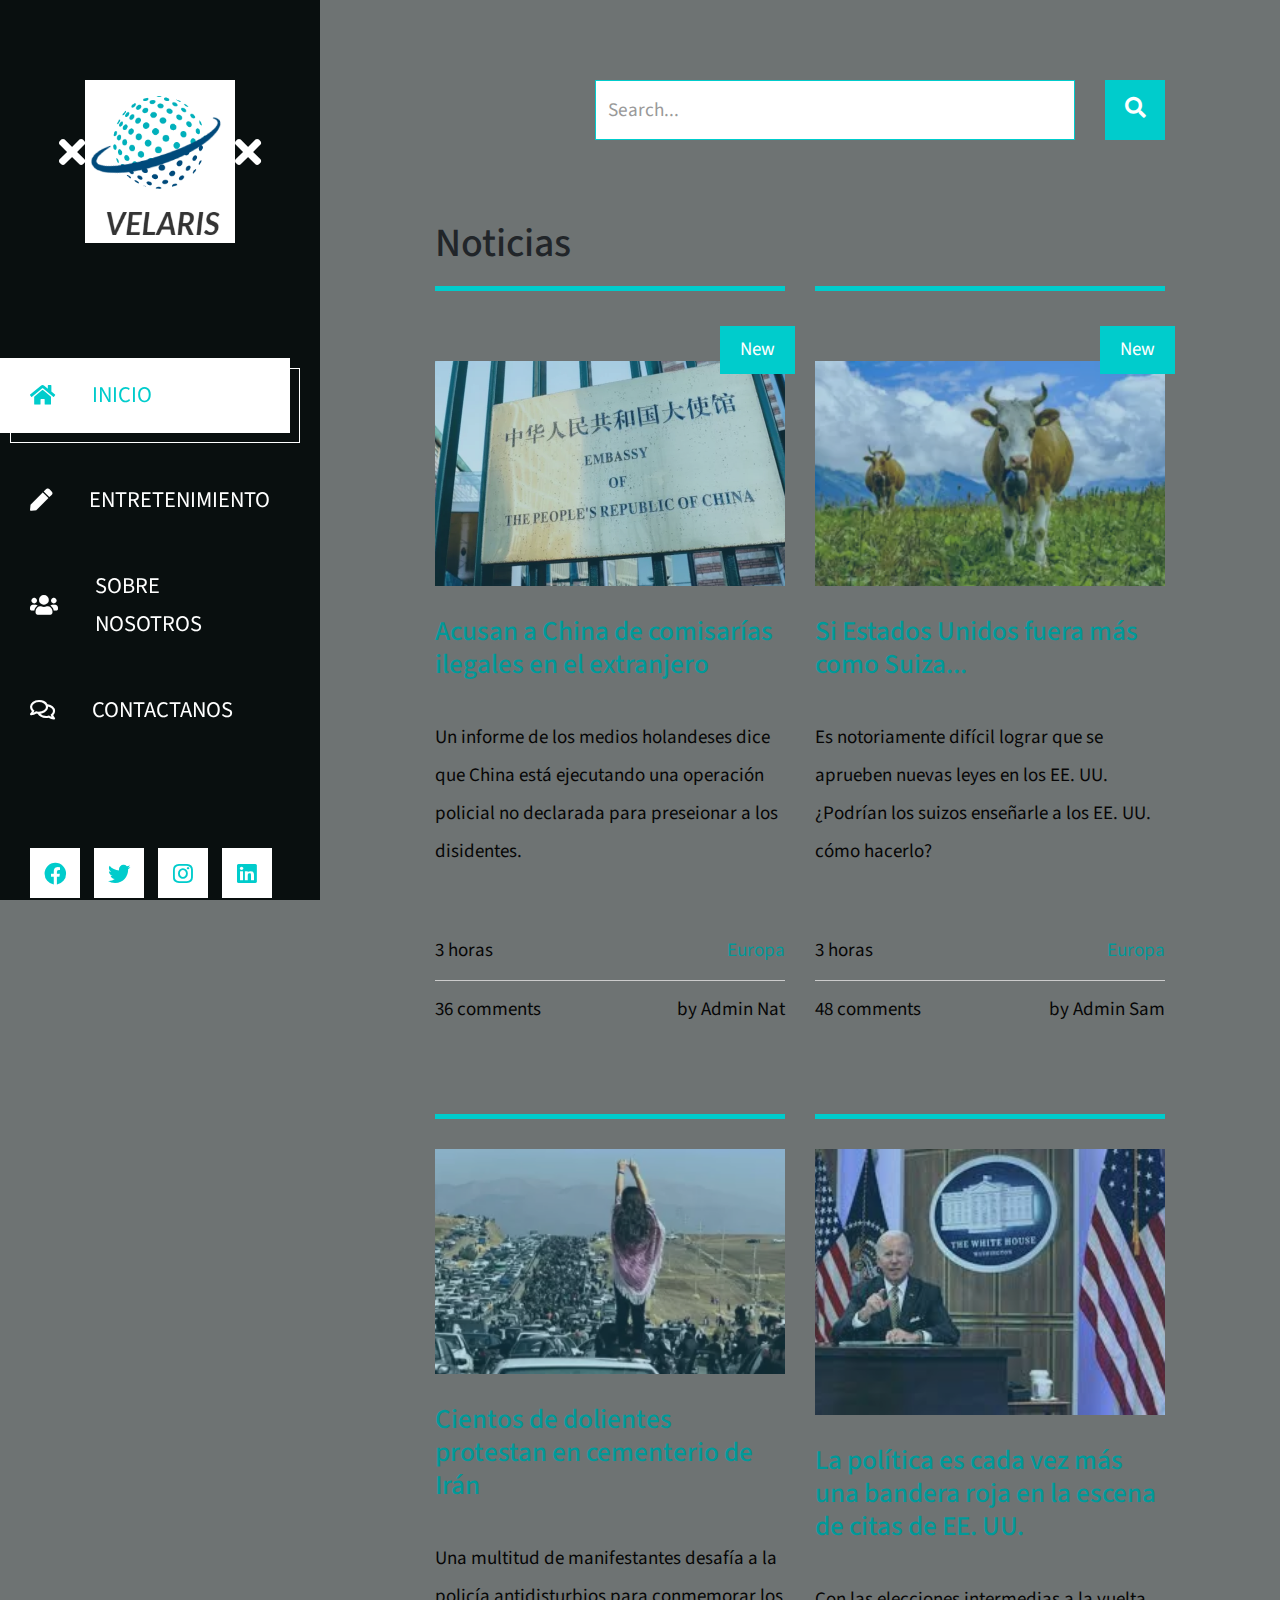
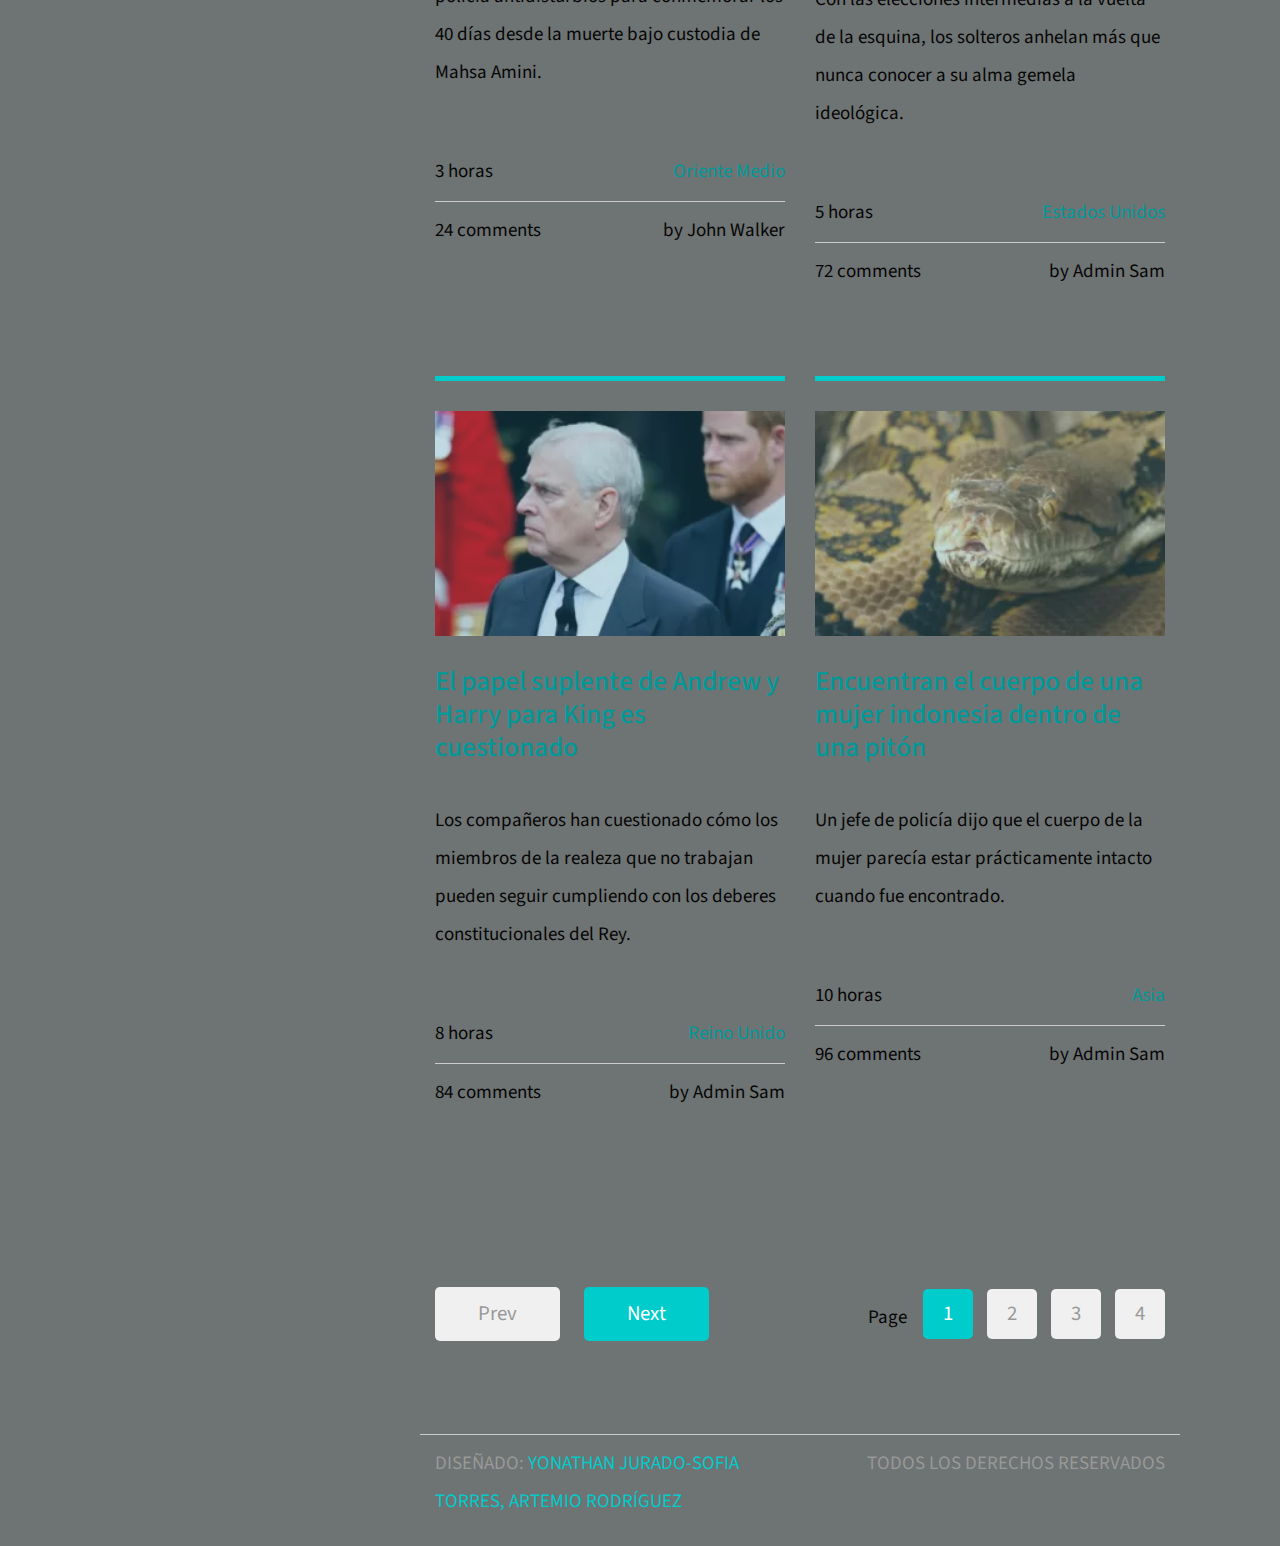
<file: index.html>
<!DOCTYPE html>
<html lang="en">
<head>
	<meta charset="UTF-8">
	<meta name="viewport" content="width=device-width, initial-scale=1.0">
	<title>Velaris</title>
	<link rel="stylesheet" href="fontawesome/css/all.min.css"> <!-- https://fontawesome.com/ -->
	<link href="https://fonts.googleapis.com/css2?family=Source+Sans+Pro&display=swap" rel="stylesheet"> <!-- https://fonts.google.com/ -->
    <link href="css/bootstrap.min.css" rel="stylesheet">
    <link href="css/templatemo-xtra-blog.css" rel="stylesheet">
<!--
    
TemplateMo 553 Xtra Blog

https://templatemo.com/tm-553-xtra-blog

-->
</head>
<body>
	<header class="tm-header" id="tm-header">
        <div class="tm-header-wrapper">
            <button class="navbar-toggler" type="button" aria-label="Toggle navigation">
                <i class="fas fa-bars"></i>
            </button>
            <div class="tm-site-header">
                <div class="" align="center"  ><i class="fas fa-times fa-2x"></i><img src="img/ICON.png" alt="Image" class="img-fluid" width="150px" align="center"><i class="fas fa-times fa-2x"></i></div>            
                <h1 class="text-center"></h1>
            </div>
            <nav class="tm-nav" id="tm-nav">            
                <ul>
                    <li class="tm-nav-item active"><a href="index.html" class="tm-nav-link">
                        <i class="fas fa-home"></i>
                        INICIO
                    </a></li>
                    <li class="tm-nav-item"><a href="post.html" class="tm-nav-link">
                        <i class="fas fa-pen"></i>
                        ENTRETENIMIENTO
                    </a></li>
                    <li class="tm-nav-item"><a href="about.html" class="tm-nav-link">
                        <i class="fas fa-users"></i>
                        SOBRE NOSOTROS
                    </a></li>
                    <li class="tm-nav-item"><a href="contact.html" class="tm-nav-link">
                        <i class="far fa-comments"></i>
                        CONTACTANOS
                    </a></li>
                </ul>
            </nav>
            <div class="tm-mb-65">
                <a rel="nofollow" href="https://fb.com/templatemo" class="tm-social-link">
                    <i class="fab fa-facebook tm-social-icon"></i>
                </a>
                <a href="https://twitter.com" class="tm-social-link">
                    <i class="fab fa-twitter tm-social-icon"></i>
                </a>
                <a href="https://instagram.com" class="tm-social-link">
                    <i class="fab fa-instagram tm-social-icon"></i>
                </a>
                <a href="https://linkedin.com" class="tm-social-link">
                    <i class="fab fa-linkedin tm-social-icon"></i>
                </a>
            </div>
            <p class="tm-mb-80 pr-5 text-white" style="text-align: justify;">
                Velaris, tu página informativa donde tendrás las noticias al día. Entérate de lo que sucede en tu país y en el mundo, descubre como va la vida de tu famoso preferido y como el último minuto siempre se vuelve un momento de tensión en los partidos de esta semana
            </p>
        </div>
    </header>
    <div class="container-fluid">
        <main class="tm-main">
            <!-- Search form -->
            <div class="row tm-row">
                <div class="col-12">
                    <form method="GET" class="form-inline tm-mb-80 tm-search-form">                
                        <input class="form-control tm-search-input" name="query" type="text" placeholder="Search..." aria-label="Search">
                        <button class="tm-search-button" type="submit">
                            <i class="fas fa-search tm-search-icon" aria-hidden="true"></i>
                        </button>                                
                    </form>
                </div>                
            </div>  
            <H1>Noticias</H1>          
            <div class="row tm-row">
                <article class="col-12 col-md-6 tm-post">
                    <hr class="tm-hr-primary">
                    <a href="https://www.bbc.com/news/uk-scotland-scotland-politics-63393659" class="effect-lily tm-post-link tm-pt-60">
                        <div class="tm-post-link-inner">
                            <img src="img/not.jpg" alt="Image" class="img-fluid">                            
                        </div>
                        <span class="position-absolute tm-new-badge">New</span>
                        <h2 class="tm-pt-30 tm-color-primary tm-post-title" href="https://www.bbc.com/news/uk-scotland-scotland-politics-63393659">Acusan a China de comisarías ilegales en el extranjero</h2>
                    </a>                    
                    <p class="tm-pt-30">
                        Un informe de los medios holandeses dice que China está ejecutando una operación
                        policial no declarada para preseionar a los disidentes.
                    </p>
                    <div class="d-flex justify-content-between tm-pt-45">
                        <time class="gs-o-bullet__text date qa-status-date gs-u-align-middle gs-u-display-inline" datetime="2022-10-26T09:14:38.000Z" data-seconds="1666775678" data-datetime="3h"><span aria-hidden="true" class="qa-status-date-output"><font style="vertical-align: inherit;"><font style="vertical-align: inherit;">3 horas</font></font></span><span class="gs-u-vh"><font style="vertical-align: inherit;"><font style="vertical-align: inherit;"></font></font></span></time>
                        <span class="tm-color-primary"></span>
                        <span class="tm-color-primary">Europa </span>
                    </div>
                    <hr>
                    <div class="d-flex justify-content-between">
                        <span>36 comments</span>
                        <span>by Admin Nat</span>
                    </div>
                </article>
                <article class="col-12 col-md-6 tm-post">
                    <hr class="tm-hr-primary">
                    <a href="https://www.bbc.com/news/world-europe-63387905" class="effect-lily tm-post-link tm-pt-60">
                        <div class=" tm-post-link-inner">
                            <img src="img/not1.jpg" alt="Image" class="img-fluid">                            
                        </div>
                        <span class="position-absolute tm-new-badge">New</span>
                        <h2 class="tm-pt-30 tm-color-primary tm-post-title" href="/news/world-europe-63387905">Si Estados Unidos fuera más como Suiza...</h2>
                    </a>                    
                    <p class="tm-pt-30">
                        Es notoriamente difícil lograr que se aprueben nuevas leyes en los EE. UU. ¿Podrían los suizos enseñarle a los EE. UU. cómo hacerlo?
                    </p>
                    <div class="d-flex justify-content-between tm-pt-45">
                        <time class="gs-o-bullet__text date qa-status-date gs-u-align-middle gs-u-display-inline" datetime="2022-10-26T09:14:38.000Z" data-seconds="1666775678" data-datetime="3h"><span aria-hidden="true" class="qa-status-date-output"><font style="vertical-align: inherit;"><font style="vertical-align: inherit;">3 horas</font></font></span><span class="gs-u-vh"><font style="vertical-align: inherit;"><font style="vertical-align: inherit;"></font></font></span></time>
                        <span class="tm-color-primary"></span>
                        <span class="tm-color-primary">Europa</span>
                    </div>
                    <hr>
                    <div class="d-flex justify-content-between">
                        <span>48 comments</span>
                        <span>by Admin Sam</span>
                    </div>
                </article>
                <article class="col-12 col-md-6 tm-post">
                    <hr class="tm-hr-primary">
                    <a href="https://www.bbc.com/news/world-middle-east-63397159" class="effect-lily tm-post-link tm-pt-20">
                        <div class="tm-post-link-inner">
                            <img src="img/not2.jpg" alt="Image" class="img-fluid">
                        </div>
                        <h2 class="tm-pt-30 tm-color-primary tm-post-title" href="https://www.bbc.com/news/world-middle-east-63397159">Cientos de dolientes protestan en cementerio de Irán</h2>
                    </a>                    
                    <p class="tm-pt-30">
                        Una multitud de manifestantes desafía a la policía antidisturbios para conmemorar los 40 días desde la muerte bajo custodia de Mahsa Amini.
                    </p>
                    <div class="d-flex justify-content-between tm-pt-45">
                        <time class="gs-o-bullet__text date qa-status-date gs-u-align-middle gs-u-display-inline" datetime="2022-10-26T09:14:38.000Z" data-seconds="1666775678" data-datetime="3h"><span aria-hidden="true" class="qa-status-date-output"><font style="vertical-align: inherit;"><font style="vertical-align: inherit;">3 horas</font></font></span><span class="gs-u-vh"><font style="vertical-align: inherit;"><font style="vertical-align: inherit;"></font></font></span></time>
                        <span class="tm-color-primary"></span>
                        <span class="tm-color-primary">Oriente Medio</span>
                    </div>
                    <hr>
                    <div class="d-flex justify-content-between">
                        <span>24 comments</span>
                        <span>by John Walker</span>
                    </div>
                </article>
                <article class="col-12 col-md-6 tm-post">
                    <hr class="tm-hr-primary">
                    <a href="https://www.bbc.com/news/world-us-canada-63180007" class="effect-lily tm-post-link tm-pt-20">
                        <div class="tm-post-link-inner">
                            <img src="img/not3.jpeg" alt="Image" class="img-fluid">
                        </div>
                        <h2 class="tm-pt-30 tm-color-primary tm-post-title" href="https://www.bbc.com/news/world-us-canada-63180007">La política es cada vez más una bandera roja en la escena de citas de EE. UU.</h2>
                    </a>                    
                    <p class="tm-pt-30">
                        Con las elecciones intermedias a la vuelta de la esquina, los solteros anhelan más que nunca conocer a su alma gemela ideológica.
                    </p>
                    <div class="d-flex justify-content-between tm-pt-45">
                        <time class="gs-o-bullet__text date qa-status-date gs-u-align-middle gs-u-display-inline" datetime="2022-10-26T09:14:38.000Z" data-seconds="1666775678" data-datetime="3h"><span aria-hidden="true" class="qa-status-date-output"><font style="vertical-align: inherit;"><font style="vertical-align: inherit;">5 horas</font></font></span><span class="gs-u-vh"><font style="vertical-align: inherit;"><font style="vertical-align: inherit;"></font></font></span></time>
                        <span class="tm-color-primary"></span>
                        <span class="tm-color-primary">Estados Unidos</span>
                    </div>
                    <hr>
                    <div class="d-flex justify-content-between">
                        <span>72 comments</span>
                        <span>by Admin Sam</span>
                    </div>
                </article>
                <article class="col-12 col-md-6 tm-post">
                    <hr class="tm-hr-primary">
                    <a href="https://www.bbc.com/news/uk-63391630" class="effect-lily tm-post-link tm-pt-20">
                        <div class="tm-post-link-inner">
                            <img src="img/not4.jpg" alt="Image" class="img-fluid">
                        </div>
                        <h2 class="tm-pt-30 tm-color-primary tm-post-title" href="https://www.bbc.com/news/uk-63391630">El papel suplente de Andrew y Harry para King es cuestionado</h2>
                    </a>                    
                    <p class="tm-pt-30">
                        Los compañeros han cuestionado cómo los miembros de la realeza que no trabajan pueden seguir cumpliendo con los deberes constitucionales del Rey.
                        
                    </p>
                    <div class="d-flex justify-content-between tm-pt-45">
                        <time class="gs-o-bullet__text date qa-status-date gs-u-align-middle gs-u-display-inline" datetime="2022-10-26T09:14:38.000Z" data-seconds="1666775678" data-datetime="3h"><span aria-hidden="true" class="qa-status-date-output"><font style="vertical-align: inherit;"><font style="vertical-align: inherit;">8 horas</font></font></span><span class="gs-u-vh"><font style="vertical-align: inherit;"><font style="vertical-align: inherit;"></font></font></span></time>
                        <span class="tm-color-primary"></span>
                        <span class="tm-color-primary">Reino Unido</span>
                    </div>
                    <hr>
                    <div class="d-flex justify-content-between">
                        <span>84 comments</span>
                        <span>by Admin Sam</span>
                    </div>
                </article>
                <article class="col-12 col-md-6 tm-post">
                    <hr class="tm-hr-primary">
                    <a href="https://www.bbc.com/news/world-asia-63396954" class="effect-lily tm-post-link tm-pt-20">
                        <div class="tm-post-link-inner">
                            <img src="img/not5.jpg" alt="Image" class="img-fluid">
                        </div>
                        <h2 class="tm-pt-30 tm-color-primary tm-post-title" href="https://www.bbc.com/news/world-asia-63396954">Encuentran el cuerpo de una mujer indonesia dentro de una pitón</h2>
                    </a>                    
                    <p class="tm-pt-30">
                        Un jefe de policía dijo que el cuerpo de la mujer parecía estar prácticamente intacto cuando fue encontrado.                    </p>
                    <div class="d-flex justify-content-between tm-pt-45">
                        <time class="gs-o-bullet__text date qa-status-date gs-u-align-middle gs-u-display-inline" datetime="2022-10-26T09:14:38.000Z" data-seconds="1666775678" data-datetime="3h"><span aria-hidden="true" class="qa-status-date-output"><font style="vertical-align: inherit;"><font style="vertical-align: inherit;">10 horas</font></font></span><span class="gs-u-vh"><font style="vertical-align: inherit;"><font style="vertical-align: inherit;"></font></font></span></time>
                        <span class="tm-color-primary"></span>
                        <span class="tm-color-primary">Asia</span>
                    </div>
                    <hr>
                    <div class="d-flex justify-content-between">
                        <span>96 comments</span>
                        <span>by Admin Sam</span>
                    </div>
                </article>
            </div>
            <div class="row tm-row tm-mt-100 tm-mb-75">
                <div class="tm-prev-next-wrapper">
                    <a href="#" class="mb-2 tm-btn tm-btn-primary tm-prev-next disabled tm-mr-20">Prev</a>
                    <a href="#" class="mb-2 tm-btn tm-btn-primary tm-prev-next">Next</a>
                </div>
                <div class="tm-paging-wrapper">
                    <span class="d-inline-block mr-3">Page</span>
                    <nav class="tm-paging-nav d-inline-block">
                        <ul>
                            <li class="tm-paging-item active">
                                <a href="#" class="mb-2 tm-btn tm-paging-link">1</a>
                            </li>
                            <li class="tm-paging-item">
                                <a href="#" class="mb-2 tm-btn tm-paging-link">2</a>
                            </li>
                            <li class="tm-paging-item">
                                <a href="#" class="mb-2 tm-btn tm-paging-link">3</a>
                            </li>
                            <li class="tm-paging-item">
                                <a href="#" class="mb-2 tm-btn tm-paging-link">4</a>
                            </li>
                        </ul>
                    </nav>
                </div>                
            </div>            
            <footer class="row tm-row">
                <hr class="col-12">
                <div class="col-md-6 col-12 tm-color-gray">
                    DISEÑADO: <a rel="nofollow" target="_parent" href="https://templatemo.com" class="tm-external-link">YONATHAN JURADO-SOFIA TORRES, ARTEMIO  RODRÍGUEZ </a>
                </div>
                <div class="col-md-6 col-12 tm-color-gray tm-copyright">
                    TODOS LOS DERECHOS RESERVADOS
                </div>
            </footer>
        </main>
    </div>
    <script src="js/jquery.min.js"></script>
    <script src="js/templatemo-script.js"></script>
</body>
</html>
</file>
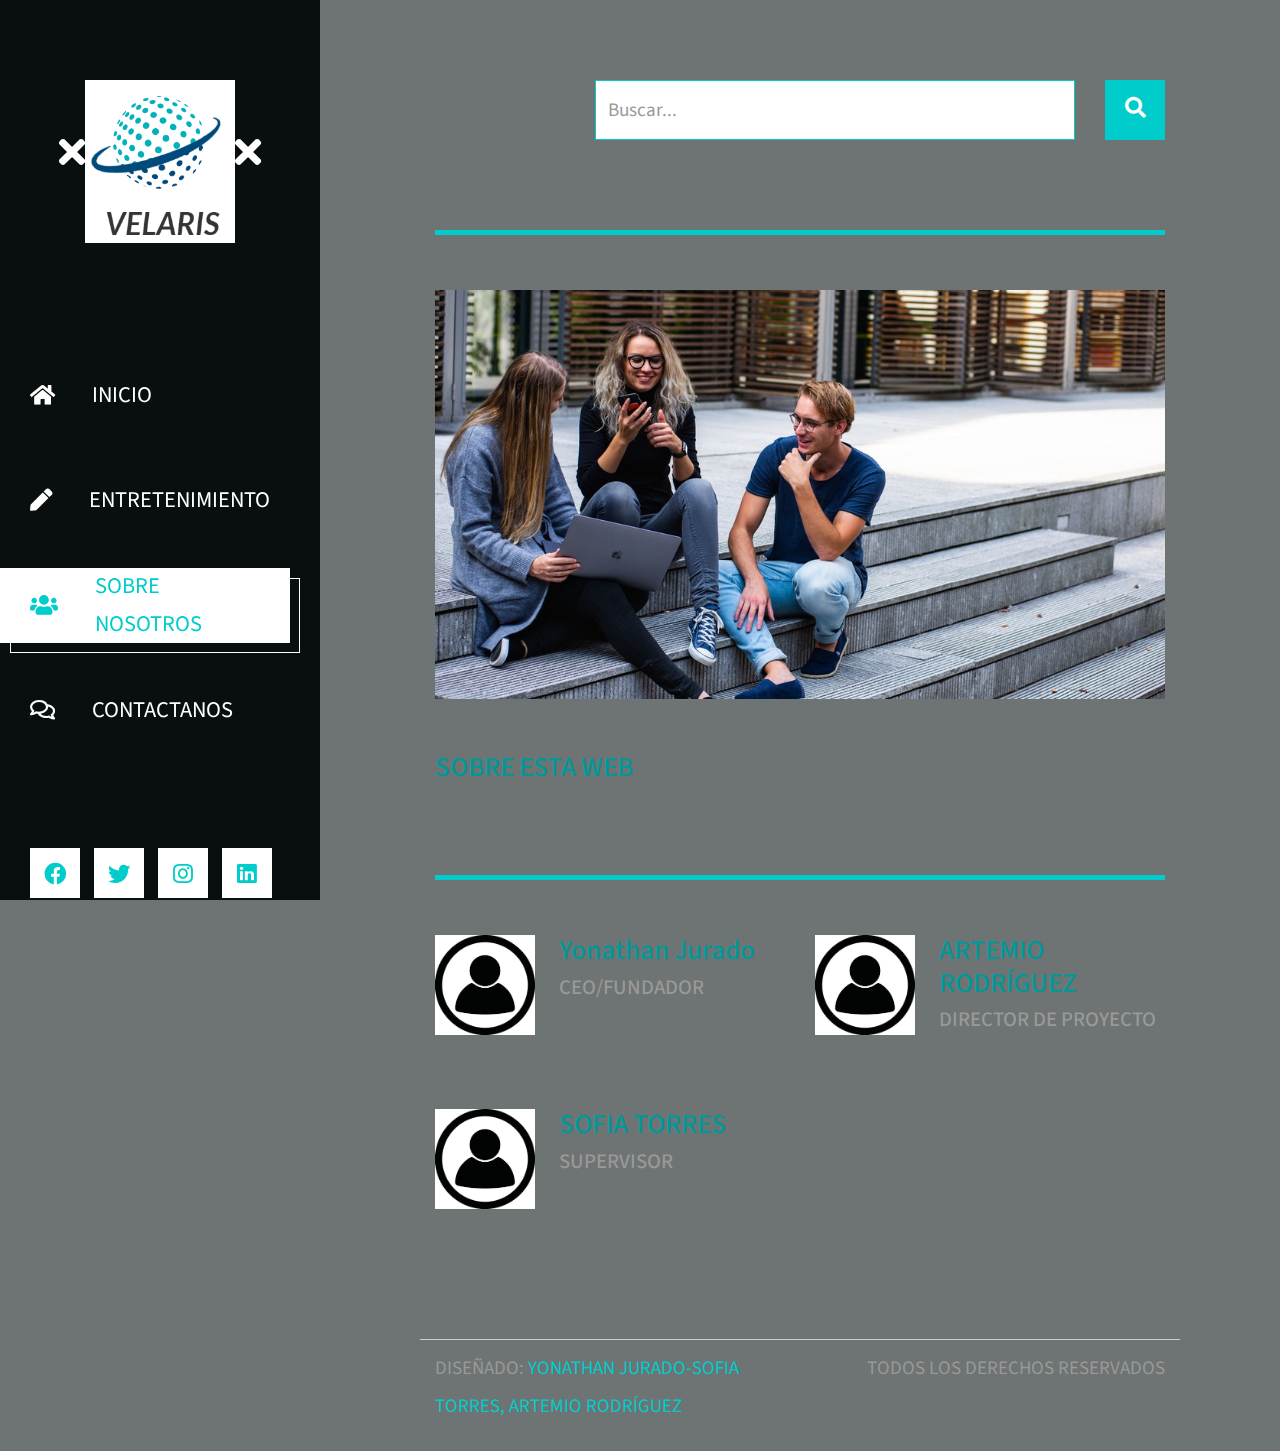
<file: about.html>
<!DOCTYPE html>
<html lang="en">
<head>
	<meta charset="UTF-8">
	<meta name="viewport" content="width=device-width, initial-scale=1.0">
	<title>Velaris</title>
	<link rel="stylesheet" href="fontawesome/css/all.min.css"> <!-- https://fontawesome.com/ -->
	<link href="https://fonts.googleapis.com/css2?family=Source+Sans+Pro&display=swap" rel="stylesheet"> <!-- https://fonts.google.com/ -->
    <link href="css/bootstrap.min.css" rel="stylesheet">
    <link href="css/templatemo-xtra-blog.css" rel="stylesheet">
<!--
    
TemplateMo 553 Xtra Blog

https://templatemo.com/tm-553-xtra-blog

-->
</head>
<body>
	<header class="tm-header" id="tm-header">
        <div class="tm-header-wrapper">
            <button class="navbar-toggler" type="button" aria-label="Toggle navigation">
                <i class="fas fa-bars"></i>
            </button>
            <div class="tm-site-header">
                <div class="" align="center"  ><i class="fas fa-times fa-2x"></i><img src="img/ICON.png" alt="Image" class="img-fluid" width="150px" align="center"><i class="fas fa-times fa-2x"></i></div>            
                <h1 class="text-center"></h1>
            </div>
            <nav class="tm-nav" id="tm-nav">            
                <ul>
                    <li class="tm-nav-item"><a href="index.html" class="tm-nav-link">
                        <i class="fas fa-home"></i>
                        INICIO
                    </a></li>
                    <li class="tm-nav-item"><a href="post.html" class="tm-nav-link">
                        <i class="fas fa-pen"></i>
                        ENTRETENIMIENTO
                    </a></li>
                    <li class="tm-nav-item active"><a href="about.html" class="tm-nav-link">
                        <i class="fas fa-users"></i>
                        SOBRE NOSOTROS
                    </a></li>
                    <li class="tm-nav-item"><a href="contact.html" class="tm-nav-link">
                        <i class="far fa-comments"></i>
                        CONTACTANOS
                    </a></li>
                </ul>
            </nav>
            <div class="tm-mb-65">
                <a href="https://facebook.com" class="tm-social-link">
                    <i class="fab fa-facebook tm-social-icon"></i>
                </a>
                <a href="https://twitter.com" class="tm-social-link">
                    <i class="fab fa-twitter tm-social-icon"></i>
                </a>
                <a href="https://instagram.com" class="tm-social-link">
                    <i class="fab fa-instagram tm-social-icon"></i>
                </a>
                <a href="https://linkedin.com" class="tm-social-link">
                    <i class="fab fa-linkedin tm-social-icon"></i>
                </a>
            </div>
            <p class="tm-mb-80 pr-5 text-white" style="text-align: justify;">
                Velaris, tu página informativa donde tendrás las noticias al día. Entérate de lo que sucede en tu país y en el mundo, descubre como va la vida de tu famoso preferido y como el último minuto siempre se vuelve un momento de tensión en los partidos de esta semana
            </p>
        </div>
    </header>
    <div class="container-fluid">
        <main class="tm-main">
            <!-- Search form -->
            <div class="row tm-row">
                <div class="col-12">
                    <form method="GET" class="form-inline tm-mb-80 tm-search-form">                
                        <input class="form-control tm-search-input" name="query" type="text" placeholder="Buscar..." aria-label="Buscar">
                        <button class="tm-search-button" type="submit">
                            <i class="fas fa-search tm-search-icon" aria-hidden="true"></i>
                        </button>                                
                    </form>
                </div>                
            </div>            
            <div class="row tm-row tm-mb-45">
                <div class="col-12">
                    <hr class="tm-hr-primary tm-mb-55">
                    <img src="img/about-01.jpg" alt="Image" class="img-fluid">
                </div>
            </div>
            <div class="row tm-row tm-mb-40">
                <div class="col-12">                    
                    <div class="mb-4">
                        <h2 class="pt-2 tm-mb-40 tm-color-primary tm-post-title">SOBRE ESTA WEB</h2>
                        <p>
                            
                                
                                
                        </p>
                        <p>
                           
                        </p>                            
                    </div>                    
                </div>
            </div>
<!--
            <div class="row tm-row tm-mb-120">
                <div class="col-lg-4 tm-about-col">
                    <div class="tm-bg-gray tm-about-pad">
                        <div class="text-center tm-mt-40 tm-mb-60">
                            <i class="fas fa-bezier-curve fa-4x tm-color-primary"></i>                            
                        </div>                        
                        <h2 class="mb-3 tm-color-primary tm-post-title">Background</h2>
                        <p class="mb-0 tm-line-height-short">
                            Phasellus pulvinar nisl ornare leo porttitor, et vestibulum lorem semper. 
                            Duis risus ex, molestie sit amet magna in,
                            pharetra pellentesque est. Curabitur elit metus.
                        </p>
                    </div>
                </div>
                <div class="col-lg-4 tm-about-col">
                    <div class="tm-bg-gray tm-about-pad">
                        <div class="text-center tm-mt-40 tm-mb-60">
                            <i class="fas fa-users-cog fa-4x tm-color-primary"></i>                            
                        </div>                        
                        <h2 class="mb-3 tm-color-primary tm-post-title">Teamwork</h2>
                        <p class="mb-0 tm-line-height-short">
                            Suspendisse ullamcorper, mi vel molestie ornare, arcu magna euismod ipsum, in malesuada nulla magna ut enim. 
                            Morbi lacinia magna sed auctor, vitae nunc cursus.
                        </p>
                    </div>
                </div>
                <div class="col-lg-4 tm-about-col">
                    <div class="tm-bg-gray tm-about-pad">
                        <div class="text-center tm-mt-40 tm-mb-60">
                            <i class="fab fa-creative-commons-sampling fa-4x tm-color-primary"></i>                            
                        </div>                        
                        <h2 class="mb-3 tm-color-primary tm-post-title">Our Core Value</h2>
                        <p class="mb-0 tm-line-height-short">
                            Nunc mi ante, suscipit vel dapibus et, volutpat sit amet ante. In tempor nec sem vitae varius. Aliquam tincidunt orci sem, et imperdiet massa consectetur nec.
                        </p>
                    </div>
                </div>
            </div>  -->     

            <div class="row tm-row tm-mb-60">
                <div class="col-12">
                    <hr class="tm-hr-primary  tm-mb-55">
                </div>                
                <div class="col-lg-6 tm-mb-60 tm-person-col">
                    <div class="media tm-person">
                        <img src="img/PER1.jpg" alt="Image" class="img-fluid mr-4" width="100PX">
                        <div class="media-body">
                            <h2 class="tm-color-primary tm-post-title mb-2">Yonathan Jurado</h2>
                            <h3 class="tm-h3 mb-3">CEO/FUNDADOR</h3>
                            <p class="mb-0 tm-line-height-short">
                                
                            </p>
                        </div>
                    </div>
                </div>
                <div class="col-lg-6 tm-mb-60 tm-person-col">
                    <div class="media tm-person">
                        <img src="img/PER1.jpg" alt="Image" class="img-fluid mr-4" width="100PX">
                        <div class="media-body">
                            <h2 class="tm-color-primary tm-post-title mb-2">ARTEMIO RODRÍGUEZ</h2>
                            <h3 class="tm-h3 mb-3">DIRECTOR DE PROYECTO</h3>
                            <p class="mb-0 tm-line-height-short">
                                
                            </p>
                        </div>
                    </div>
                </div>
                <div class="col-lg-6 tm-mb-60 tm-person-col">
                    <div class="media tm-person">
                        <img src="img/PER1.jpg" alt="Image" class="img-fluid mr-4" width="100PX">
                        <div class="media-body">
                            <h2 class="tm-color-primary tm-post-title mb-2">SOFIA TORRES</h2>
                            <h3 class="tm-h3 mb-3">SUPERVISOR</h3>
                            <p class="mb-0 tm-line-height-short">
                               
                            </p>
                        </div>
                    </div>
                </div>
               
            </div>        
            <footer class="row tm-row">
                <hr class="col-12">
                <div class="col-md-6 col-12 tm-color-gray">
                    DISEÑADO: <a rel="nofollow" target="_parent" href="https://templatemo.com" class="tm-external-link">YONATHAN JURADO-SOFIA TORRES, ARTEMIO  RODRÍGUEZ</a>
                </div>
                <div class="col-md-6 col-12 tm-color-gray tm-copyright">
                    TODOS LOS DERECHOS RESERVADOS
                </div>
            </footer>
        </main>
    </div>
    <script src="js/jquery.min.js"></script>
    <script src="js/templatemo-script.js"></script>
</body>
</html>
</file>
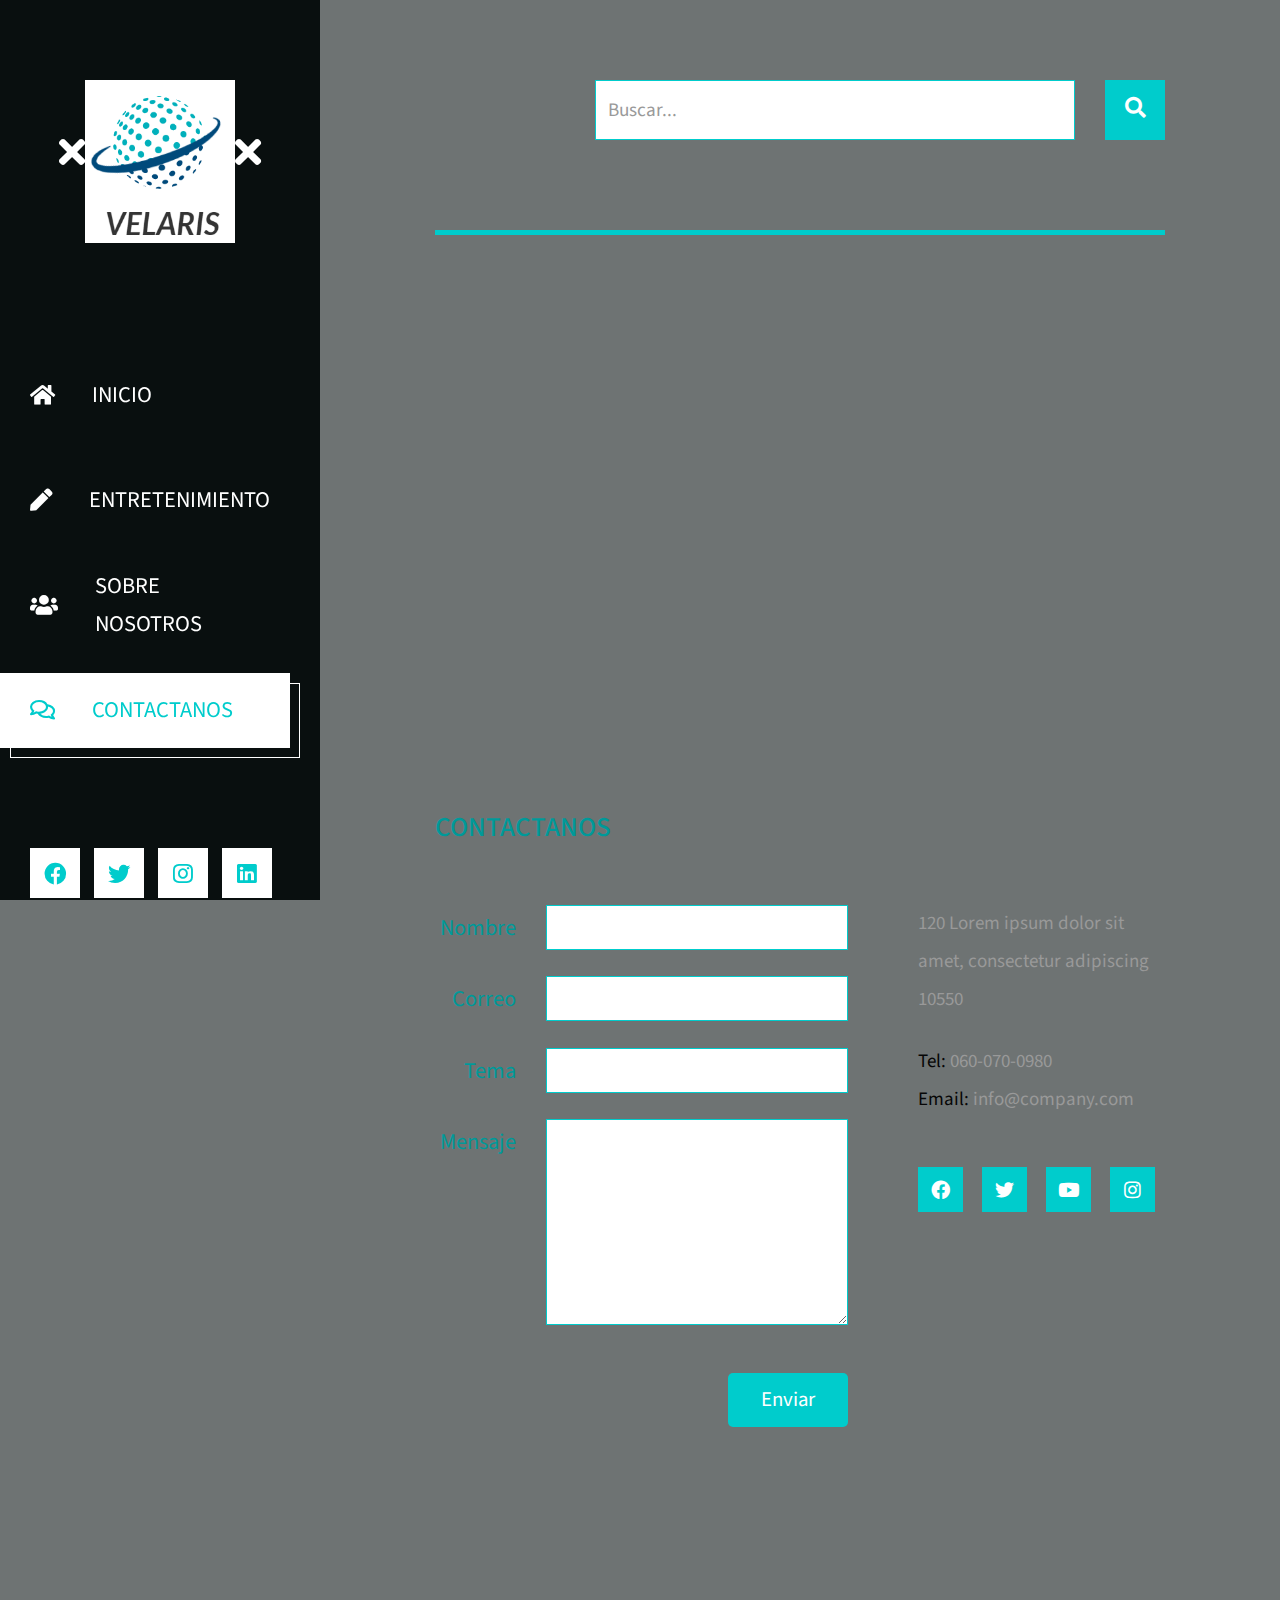
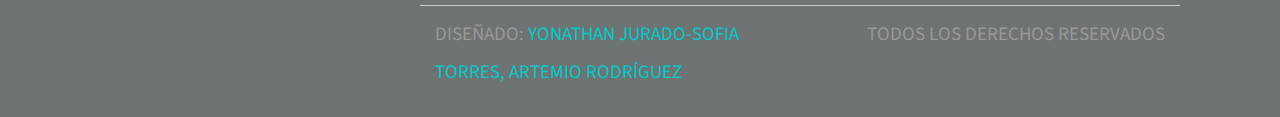
<file: contact.html>
<!DOCTYPE html>
<html lang="en">
<head>
	<meta charset="UTF-8">
	<meta name="viewport" content="width=device-width, initial-scale=1.0">
	<title>Velaris</title>
	<link rel="stylesheet" href="fontawesome/css/all.min.css"> <!-- https://fontawesome.com/ -->
	<link href="https://fonts.googleapis.com/css2?family=Source+Sans+Pro&display=swap" rel="stylesheet"> <!-- https://fonts.google.com/ -->
    <link href="css/bootstrap.min.css" rel="stylesheet">
    <link href="css/templatemo-xtra-blog.css" rel="stylesheet">
<!--
    
TemplateMo 553 Xtra Blog

https://templatemo.com/tm-553-xtra-blog

-->
</head>
<body>
	<header class="tm-header" id="tm-header">
        <div class="tm-header-wrapper">
            <button class="navbar-toggler" type="button" aria-label="Toggle navigation">
                <i class="fas fa-bars"></i>
            </button>
            <div class="tm-site-header">
                <div class="" align="center"  ><i class="fas fa-times fa-2x"></i><img src="img/ICON.png" alt="Image" class="img-fluid" width="150px" align="center"><i class="fas fa-times fa-2x"></i></div>            
                <h1 class="text-center"></h1>
            </div>
            <nav class="tm-nav" id="tm-nav">            
                <ul>
                    <li class="tm-nav-item"><a href="index.html" class="tm-nav-link">
                        <i class="fas fa-home"></i>
                        INICIO
                    </a></li>
                    <li class="tm-nav-item"><a href="post.html" class="tm-nav-link">
                        <i class="fas fa-pen"></i>
                        ENTRETENIMIENTO
                    </a></li>
                    <li class="tm-nav-item"><a href="about.html" class="tm-nav-link">
                        <i class="fas fa-users"></i>
                        SOBRE NOSOTROS
                    </a></li>
                    <li class="tm-nav-item active"><a href="contact.html" class="tm-nav-link">
                        <i class="far fa-comments"></i>
                        CONTACTANOS
                    </a></li>
                </ul>
            </nav>
            <div class="tm-mb-65">
                <a href="https://facebook.com" class="tm-social-link">
                    <i class="fab fa-facebook tm-social-icon"></i>
                </a>
                <a href="https://twitter.com" class="tm-social-link">
                    <i class="fab fa-twitter tm-social-icon"></i>
                </a>
                <a href="https://instagram.com" class="tm-social-link">
                    <i class="fab fa-instagram tm-social-icon"></i>
                </a>
                <a href="https://linkedin.com" class="tm-social-link">
                    <i class="fab fa-linkedin tm-social-icon"></i>
                </a>
            </div>
            <p class="tm-mb-80 pr-5 text-white" style="text-align: justify;">
                Velaris, tu página informativa donde tendrás las noticias al día. Entérate de lo que sucede en tu país y en el mundo, descubre como va la vida de tu famoso preferido y como el último minuto siempre se vuelve un momento de tensión en los partidos de esta semana
            </p>
        </div>
    </header>
    <div class="container-fluid">
        <main class="tm-main">
            <!-- Search form -->
            <div class="row tm-row">
                <div class="col-12">
                    <form method="GET" class="form-inline tm-mb-80 tm-search-form">                
                        <input class="form-control tm-search-input" name="query" type="text" placeholder="Buscar..." aria-label="Buscar">
                        <button class="tm-search-button" type="submit">
                            <i class="fas fa-search tm-search-icon" aria-hidden="true"></i>
                        </button>                                
                    </form>
                </div>                
            </div>            
            <div class="row tm-row tm-mb-45">
                <div class="col-12">
                    <hr class="tm-hr-primary tm-mb-55">
                    <div class="gmap_canvas"> <!-- Google Map -->
                        <iframe width="100%" height="477" id="gmap_canvas"
                            src="https://maps.google.com/maps?q=Av.+L%C3%BAcio+Costa,+Rio+de+Janeiro+-+RJ,+Brazil&t=&z=13&ie=UTF8&iwloc=&output=embed"
                            frameborder="0" scrolling="no" marginheight="0" marginwidth="0"></iframe>
                    </div>
                </div>                
            </div>
            <div class="row tm-row tm-mb-120">
                <div class="col-12">
                    <h2 class="tm-color-primary tm-post-title tm-mb-60">CONTACTANOS</h2>
                </div>
                <div class="col-lg-7 tm-contact-left">
                    <form method="POST" action="" class="mb-5 ml-auto mr-0 tm-contact-form">                        
                        <div class="form-group row mb-4">
                            <label for="name" class="col-sm-3 col-form-label text-right tm-color-primary">Nombre</label>
                            <div class="col-sm-9">
                                <input class="form-control mr-0 ml-auto" name="name" id="name" type="text" required>                            
                            </div>
                        </div>
                        <div class="form-group row mb-4">
                            <label for="email" class="col-sm-3 col-form-label text-right tm-color-primary">Correo</label>
                            <div class="col-sm-9">
                                <input class="form-control mr-0 ml-auto" name="email" id="email" type="email" required>
                            </div>
                        </div>
                        <div class="form-group row mb-4">
                            <label for="subject" class="col-sm-3 col-form-label text-right tm-color-primary">Tema</label>
                            <div class="col-sm-9">
                                <input class="form-control mr-0 ml-auto" name="subject" id="subject" type="text" required>
                            </div>
                        </div>
                        <div class="form-group row mb-5">
                            <label for="message" class="col-sm-3 col-form-label text-right tm-color-primary">Mensaje</label>
                            <div class="col-sm-9">
                                <textarea class="form-control mr-0 ml-auto" name="message" id="message" rows="8" required></textarea>                                
                            </div>
                        </div>
                        <div class="form-group row text-right">
                            <div class="col-12">
                                <button class="tm-btn tm-btn-primary tm-btn-small">Enviar</button>                        
                            </div>                            
                        </div>                                
                    </form>
                </div>
                <div class="col-lg-5 tm-contact-right">
                    <address class="mb-4 tm-color-gray">
                        120 Lorem ipsum dolor sit amet,
                        consectetur adipiscing 10550
                    </address>
                    <span class="d-block">
                        Tel:
                        <a href="tel:060-070-0980" class="tm-color-gray">060-070-0980</a>
                    </span>
                    <span class="mb-4 d-block">
                        Email:
                        <a href="mailto:info@company.com" class="tm-color-gray">info@company.com</a>
                    </span>
                    <p class="mb-5 tm-line-height-short">
                       
                    </p>
                    <ul class="tm-social-links">
                        <li class="mb-2">
                            <a href="https://facebook.com" class="d-flex align-items-center justify-content-center">
                                <i class="fab fa-facebook"></i>
                            </a>
                        </li>
                        <li class="mb-2">
                            <a href="https://twitter.com" class="d-flex align-items-center justify-content-center">
                                <i class="fab fa-twitter"></i>
                            </a>
                        </li>
                        <li class="mb-2">
                            <a href="https://youtube.com" class="d-flex align-items-center justify-content-center">
                                <i class="fab fa-youtube"></i>
                            </a>
                        </li>
                        <li class="mb-2">
                            <a href="https://instagram.com" class="d-flex align-items-center justify-content-center mr-0">
                                <i class="fab fa-instagram"></i>
                            </a>
                        </li>
                    </ul>
                </div>
            </div>      
            <footer class="row tm-row">
                <hr class="col-12">
                <div class="col-md-6 col-12 tm-color-gray">
                    DISEÑADO: <a rel="nofollow" target="_parent" href="https://templatemo.com" class="tm-external-link">YONATHAN JURADO-SOFIA TORRES, ARTEMIO RODRÍGUEZ</a>
                </div>
                <div class="col-md-6 col-12 tm-color-gray tm-copyright">
                    TODOS LOS DERECHOS RESERVADOS
                </div>
            </footer>
        </main>
    </div>
    <script src="js/jquery.min.js"></script>
    <script src="js/templatemo-script.js"></script>
</body>
</html>
</file>
<file: css/templatemo-xtra-blog.css>
/*

TemplateMo 553 Xtra Blog

https://templatemo.com/tm-553-xtra-blog

*/

html { overflow-x: hidden; }

body {
    margin: 0;
    padding: 0;
    font-family: 'Source Sans Pro', sans-serif;
    font-size: 19px;
    line-height: 2em;
    overflow-x: hidden;
    background-color: rgb(110, 115, 115);
}

p, span { color: rgb(6, 6, 6); }
hr { 
    border-top-color: #CCC; 
    margin-top: 10px;
    margin-bottom: 10px;
    text-align: justify;
}
.form-control::-webkit-input-placeholder { color: #999; }  
.form-control:-ms-input-placeholder { color: #999; }  
.form-control::placeholder { color: #999; }

.tm-header {
    background-color: rgb(9, 15, 15);
    color: white;
    
    position: fixed;
    top: 0;
    left: 0;
    bottom: 0;
    z-index: 100;
    width: 400px;
    overflow-y: visible;     
}

.tm-header-wrapper {
    overflow-y: scroll;
    scrollbar-width: none;
    -ms-overflow-style: none;
    padding: 30px;
    width: 100%;
    height: 100%; 
}

.tm-header-wrapper::-webkit-scrollbar {
    width: 0;
    height: 0;
}

.tm-site-header {
    margin-top: 50px;
    margin-bottom: 115px;
}

.tm-site-logo {
    width: 75px;
    height: 75px;
    border-radius: 50%;
    background-color: white;    
    display: flex;
    align-items: center;
    justify-content: center;
}

.tm-site-logo i { color: #0CC; }

.tm-main {
    margin-left: 400px;
    padding: 80px 100px 25px;
}

.tm-post { max-width: 470px; }

.tm-row {
    max-width: 980px;
    justify-content: space-between;
}

.tm-nav { margin-bottom: 100px; }

.tm-nav-item {
    list-style: none;
    margin-bottom: 30px;
}

.tm-nav-link {
    color: white;
    background-color: transparent;
    height: 75px;
    width: 100%;
    max-width: 300px;    
    display: flex;
    align-items: center;
    font-size: 1.4rem;
    padding: 30px;
}

.tm-nav-item:hover .tm-nav-link,
.tm-nav-item.active .tm-nav-link
 {
    color: #0CC;
    background-color: white;
    text-decoration: none;
}

.tm-nav ul { position: relative; }

.tm-nav-item:hover:after,
.tm-nav-item.active:after {
    content: '';
    width: 100%;
    max-width: 300px;    
    height: 75px;
    display: block;
    border: 1px solid white;
    margin-left: 10px;
    margin-top: -65px;
    position: absolute;
    z-index: -1000;
}

.tm-nav-link i { margin-right: 37px; }

ul { 
    margin: 0; 
    padding: 0;
}

.tm-nav { margin-left: -30px; }

.tm-social-link {
    display: inline-block;
    background-color: white;    
    font-size: 1.4rem;
    width: 50px;
    height: 50px;
    text-align: center;
    padding-top: 8px; 
    margin-right: 15px;   
    margin-bottom: 15px;
}

.tm-social-icon { 
    color: #0CC;    
    transition: all 0.3s ease;
}

.tm-social-link:hover .tm-social-icon.fa-facebook { color: #3b5998; }
.tm-social-link:hover .tm-social-icon.fa-twitter { color: #00acee; }
.tm-social-link:hover .tm-social-icon.fa-instagram { color: #3f729b; }
.tm-social-link:hover .tm-social-icon.fa-linkedin { color: #0e76a8; }
.navbar-toggler { display: none; }

.tm-search-form {
    display: flex;
    align-items: center;
    justify-content: flex-end;
}

.form-inline .form-control.tm-search-input {
    display: block;
    height: 60px;
    width: 480px;
    margin-right: 30px;
    border-radius: 0;
    border-color: #0CC;
    font-size: 1.2rem;
}

.tm-search-button {
    width: 60px;
    height: 60px;
    border: none;
    background-color: #0CC;
    transition: all 0.3s ease;
}

.tm-search-button:hover { background-color: #09b6b6; }

.tm-search-icon {
    color: white;
    font-size: 1.3rem;
}

.tm-post-link {
    display: block;
    position: relative;
	cursor: pointer;
}

.tm-post-link-inner {
    overflow: hidden;
    background: #3085a3;
}

.tm-post-link img {
    position: relative;
	display: block;
	min-height: 100%;
	max-width: 100%;
	opacity: 0.8;
}

.effect-lily img {
	max-width: none;
	width: -webkit-calc(100% + 50px);
	width: calc(100% + 50px);
	opacity: 0.7;
	-webkit-transition: opacity 0.35s, -webkit-transform 0.35s;
	transition: opacity 0.35s, transform 0.35s;
	-webkit-transform: translate3d(-40px,0, 0);
	transform: translate3d(-40px,0,0);
}

.effect-lily:hover img { opacity: 1; }

.effect-lily:hover img {
    -webkit-transform: translate3d(0,0,0);
	transform: translate3d(0,0,0);
}

.tm-post { margin-bottom: 75px; }

.tm-new-badge {
    top: 25px;
    right: -10px;
    background-color: #0CC;
    color: white;
    padding: 5px 20px;
}

.tm-post-title {
    font-size: 1.7rem;
    transition: all 0.3s ease;
}

.tm-h3 {
    font-size: 1.3rem;
    color: #999;
}

.tm-post-link:hover .tm-post-title { color: #0CC; }

.tm-btn {
    display: inline-block;
    border-radius: 5px;
    font-size: 1.3rem;
    transition: all 0.3s ease;
}

.tm-btn-primary {    
    background-color: #0CC;
    color: white;  
    padding: 8px 43px;
    border: none;
}

.tm-btn-small { padding: 8px 33px; }

.tm-btn-primary:hover {
    background-color: #09b6b6;
    color: white;
}

.tm-paging-nav ul li {
    list-style: none;
    display: inline-block;
    margin-right: 10px;
}

.tm-paging-nav ul li:last-child { margin-right: 0; }

.tm-paging-link {
    background-color: #F0F0F0;
    color: #999;
    width: 50px;
    height: 50px;
    display: flex;
    align-items: center;
    justify-content: center;    
}

.tm-paging-item .tm-paging-link:hover,
.tm-paging-item.active .tm-paging-link {
    background-color: #0CC;
    color: white;
}

.tm-btn.disabled {
    background-color: #F0F0F0;
    color: #999;
    cursor: not-allowed;
}

.tm-external-link { color: #0CC; }
.tm-external-link:hover { color: #09b6b6; }

.tm-paging-wrapper {
    display: flex;
    justify-content: flex-end;
    align-items: center;
}

.tm-prev-next-wrapper,
.tm-paging-wrapper {
    flex: 0 0 50%;
    max-width: 50%;
    padding-left: 15px;
    padding-right: 15px;
}

.tm-copyright { text-align: right; }

/* Single Post page */
hr.tm-hr-primary { border-top: 5px solid #0CC; }

video {
    width: 100%;
    height: auto;
}

.tm-comment {
    display: flex;
    align-items: flex-start;
}

.tm-comment-figure {
    margin-top: 10px;
    margin-right: 30px;
}

.tm-comment-reply { padding-left: 37px; }

.form-control {
    height: 45px;
    border-color: #0CC;
    border-radius: 0;
}

.tm-comment-form { max-width: 360px; }
.tm-category-list { list-style-type: none; }
figure { margin: 0; }
figcaption { line-height: 1.4; }

.tm-post-full { max-width: 600px; }

.tm-post-sidebar {
    max-width: 280px;
    margin-left: auto;
    margin-right: 0;
}

.tm-pt-20 { padding-top: 20px; }
.tm-pt-30 { padding-top: 30px; }
.tm-pt-45 { padding-top: 45px; }
.tm-pt-60 { padding-top: 60px; }
.tm-mb-40 { margin-bottom: 40px; }
.tm-mb-45 { margin-bottom: 45px; }
.tm-mb-55 { margin-bottom: 55px; }
.tm-mb-60 { margin-bottom: 60px; }
.tm-mb-65 { margin-bottom: 65px; }
.tm-mb-75 { margin-bottom: 75px; }
.tm-mb-80 { margin-bottom: 80px; }
.tm-mb-120 { margin-bottom: 120px; }
.tm-mt-40 { margin-top: 40px; }
.tm-mt-100 { margin-top: 100px; }
.tm-mr-20 { margin-right: 20px; }
.tm-color-primary, span.tm-color-primary { color: #099; }
a.tm-color-gray, .tm-color-gray { color: #999; }
a.tm-color-gray:hover { color: #099; }
.tm-bg-gray { background-color: #F3F4F5; }
button:focus { outline: none; }
a:hover { 
    text-decoration: none; 
    color: #048c8c;
}

a:hover figcaption { color: #056767; }
.img-thumbnail { max-width: none; }
.tm-about-pad { padding: 40px 35px; }
.tm-person { max-width: 430px; }
.tm-line-height-short { line-height: 1.8; }

.gmap_canvas {
    overflow:hidden;
    background:none!important;
    height:477px;
    width:100%;
}

.tm-social-links li { 
    list-style: none; 
    display: inline-block;
}

.tm-social-links li a {
    display: block;
    color: white;
    background-color: #0CC;
    width: 45px;
    height: 45px;    
    margin-right: 15px;    
}

.tm-social-links li a i { transition: all 0.3s ease; }
.tm-social-links li a:hover i.fa-facebook { color: #3b5998; }
.tm-social-links li a:hover i.fa-twitter { color: #00acee; }
.tm-social-links li a:hover i.fa-youtube { color: #c4302b; }
.tm-social-links li a:hover i.fa-instagram { color: #3f729b; }

.tm-contact-right { padding-left: 55px; }
.tm-contact-form { max-width: 488px; }

.tm-contact-form input,
.tm-contact-form textarea {
    max-width: 360px;
}

.tm-contact-form label { font-size: 1.4rem; }
.tm-contact-form .form-group { display: flex; }

@media (max-width: 1540px) {
    .tm-header { width: 320px; }

    .tm-main {
        margin-left: 320px;
        width: calc(100% - 320px);
    }
}

@media (max-width: 1300px) {
    .tm-about-col {
        flex: 0 0 100%;
        max-width: 100%;
        margin-bottom: 30px;
    }
}

@media (max-width: 1288px) {
    .tm-social-link { margin-right: 10px; }
}

@media (max-width: 1199px) {
    .tm-post-sidebar { max-width: 440px; }
    .form-inline .form-control.tm-search-input { width: 420px; }
}

@media (max-width: 1086px) {
    .form-inline .form-control.tm-search-input {
        width: 80%;
        margin-right: 15px;
    }
}

/* Hide sidebar */
@media (max-width: 991px) {
    .tm-header {
        width: 320px;
        left: -320px;        
        transition: all 0.3s ease;
    }

    .tm-header.show { left: 0; }
    .tm-header-wrapper { padding: 15px; }

    .navbar-toggler {
        display: block;
        position: fixed;
        left: 0;
        top: 0;
        background-color: rgba(56, 204, 204, 0.75);
        color: white;
        padding: 10px 15px;
        transition: all 0.3s ease;
        border-radius: 0;
        top: 5px;
    }

    .tm-header.show .navbar-toggler { left: 320px; }

    .tm-main {
        margin-left: 0;
        padding: 50px 40px;
        width: 100%;
    }

    .tm-post-sidebar {
        margin-left: 0;
        margin-right: auto;
    }

    .tm-person-col { width: 50%; }
    .tm-person { flex-direction: row; }

    .tm-contact-left {
        flex: 0 0 58.333333%;
        max-width: 58.333333%;
    }

    .tm-contact-right {
        flex: 0 0 41.666667%;
        max-width: 41.666667%;
    }

    .tm-post-full { max-width: none; }
}

@media (max-width: 767px) {
    .form-inline .form-control.tm-search-input {
        width: 70%;
        max-width: 375px;
        margin-right: 15px;
    }

    .tm-search-form { justify-content: flex-start; }
    .tm-main { padding: 60px 10px; }

    .tm-prev-next-wrapper,
    .tm-paging-wrapper {
        flex: 0 0 100%;
        max-width: 100%;
    }

    .tm-paging-wrapper { 
        margin-top: 50px; 
        justify-content: flex-start;
    }

    .tm-copyright { text-align: left; }
}

@media (max-width: 1199px) and (min-width: 992px) {
    .tm-person-col,
    .tm-contact-left,
    .tm-contact-right {
        flex: 0 0 100%;
        max-width: 100%;
    }

    .tm-contact-right { padding-left: 15px; }

    .tm-post-col,
    .tm-aside-col {
        flex: 0 0 100%;
        max-width: 100%;
    }

    .tm-post-sidebar {
        margin-left: 0;
        margin-right: auto;
    }
}

@media (max-width: 709px) {
    .tm-person-col { width: 100%; }
}

@media (max-width: 991px) and (min-width: 826px) {
    .tm-about-col {
        flex: 0 0 33.3333%;
        max-width: 33.3333%;
    }

    .tm-person { flex-direction: row; }
}

@media (max-width: 630px) {
    .tm-contact-left,
    .tm-contact-right {
        flex: 0 0 100%;
        max-width: 100%;
    }

    .tm-contact-right { padding-left: 15px; }
}

@media (max-width: 575px) {
    .tm-contact-form input, 
    .tm-contact-form textarea {
        max-width: 100%;
    }
}

@media (max-width: 480px) {
    .tm-person-col { width: 100%; }
    .tm-person { flex-direction: row; }
}

@media (max-width: 380px) {
    .tm-person img { max-width: 120px; }
}
</file>
